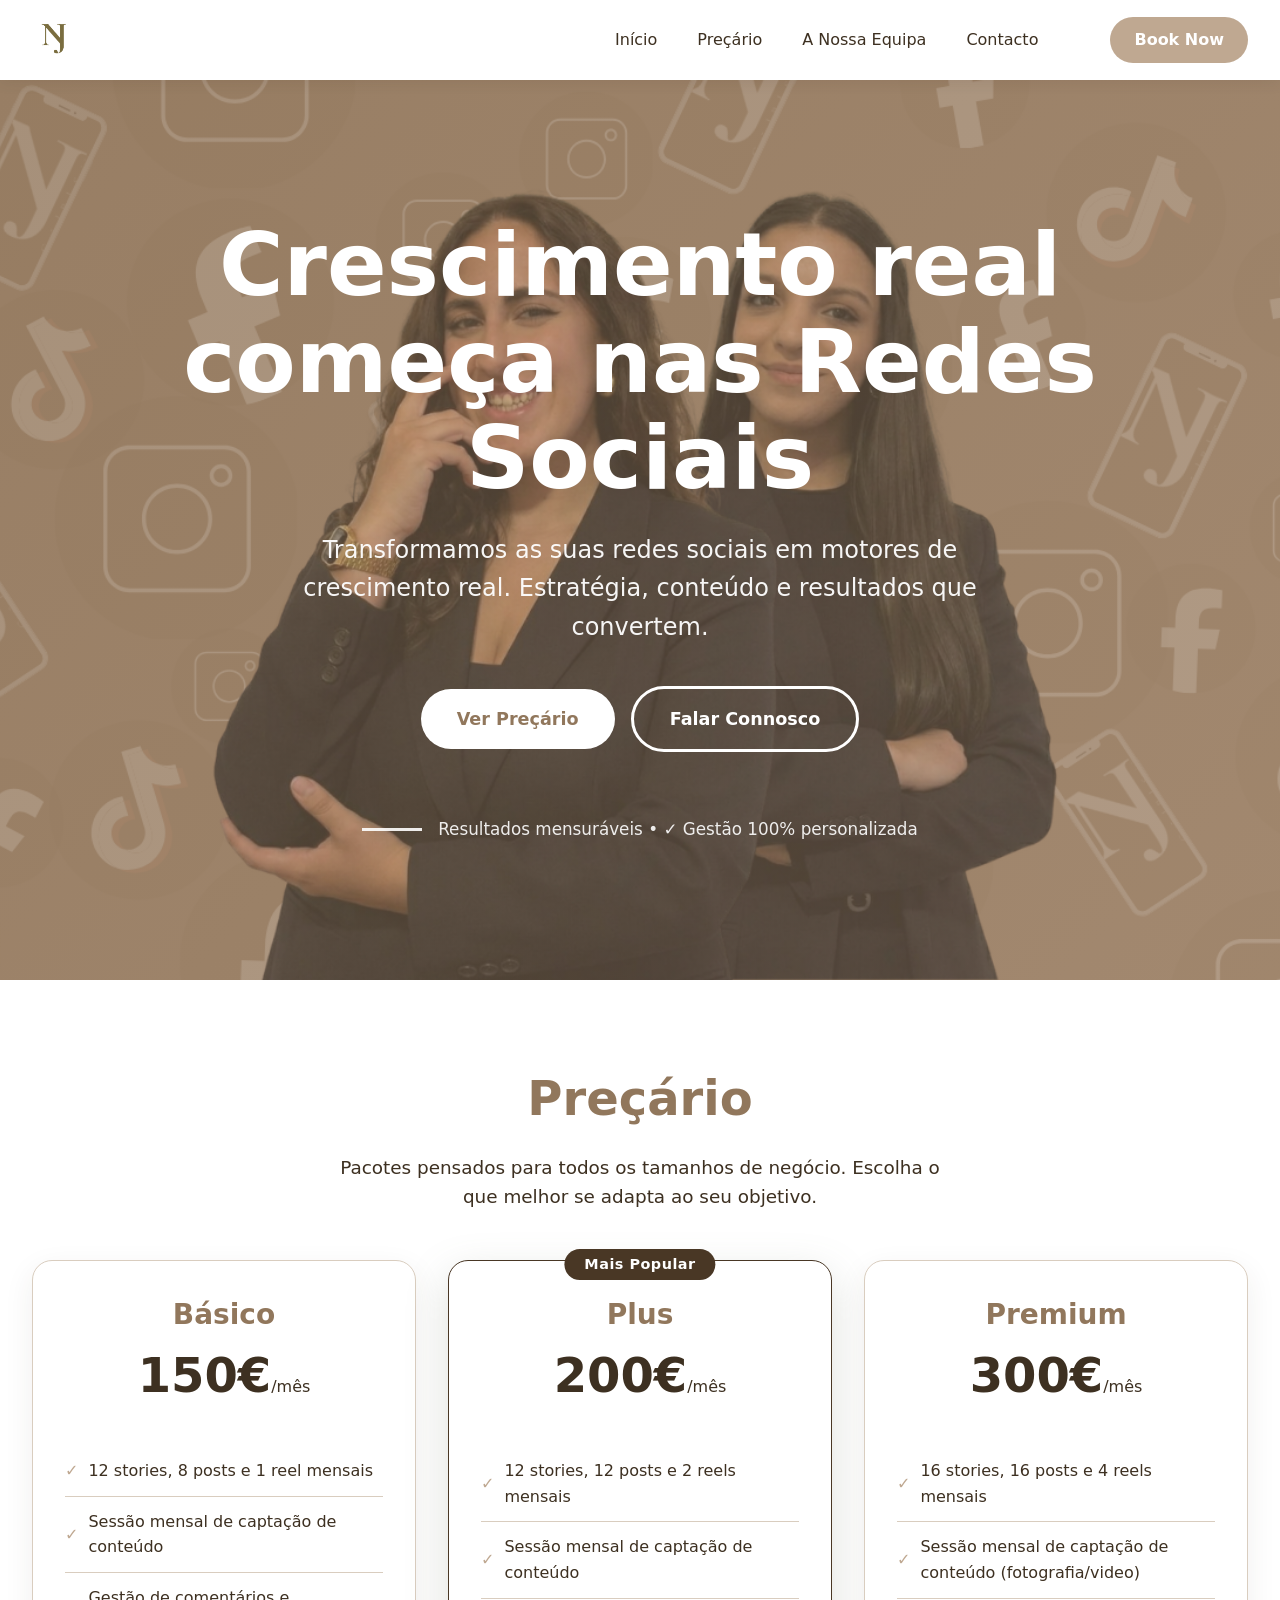
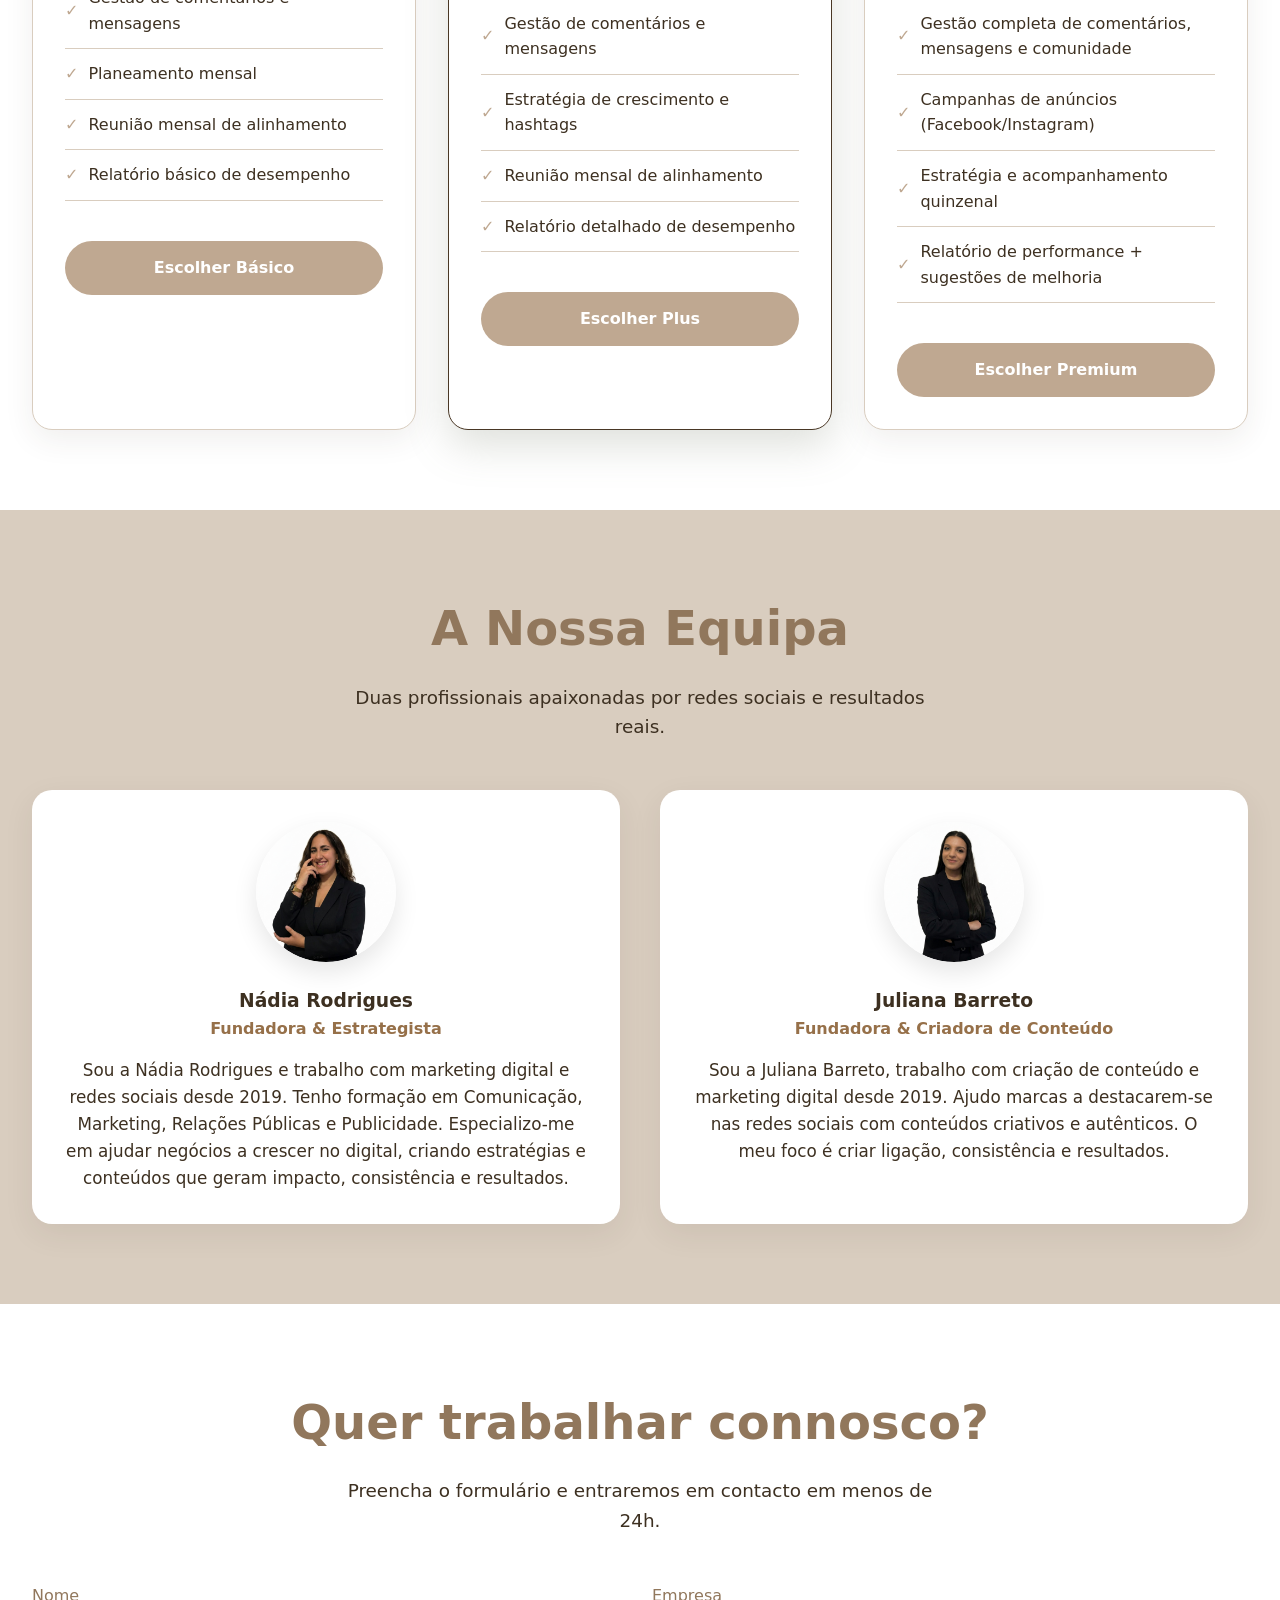
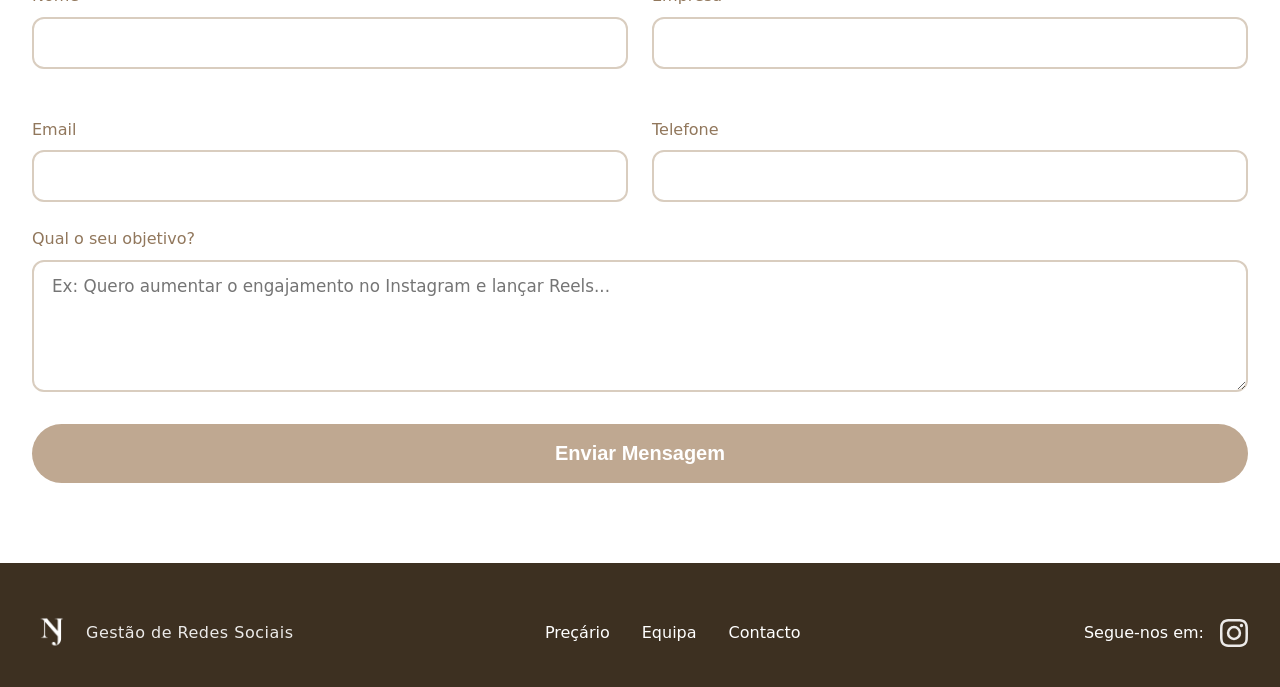
<file: index.html>
<!DOCTYPE html>
<html lang="pt-PT">

<head>
    <meta charset="UTF-8">
    <meta name="viewport" content="width=device-width, initial-scale=1.0">
    <meta name="description"
        content="NJ Gestão de Redes Sociais - Estratégia, criação e gestão profissional para o seu negócio crescer online.">
    <title>NJ Gestão de Redes Sociais</title>
    <link rel="stylesheet" href="styles.css">
    <link rel="icon" type="image/png" href="favicon.png">
</head>

<body>
    <nav class="navbar">
        <div class="nav-container">
            <div class="logo">
                <img src="imgs/nj-transparente.png" alt="NJ Gestão de Redes Sociais" class="logo-img logo-img--nav">
            </div>

            <button class="hamburger" id="hamburger" aria-label="Abrir menu" aria-expanded="false">
                <span></span>
                <span></span>
                <span></span>
            </button>

            <div class="nav-links" id="nav-links">
                <a href="#inicio" class="nav-link">Início</a>
                <a href="#preçario" class="nav-link">Preçário</a>
                <a href="#equipa" class="nav-link">A Nossa Equipa</a>
                <a href="#contacto" class="nav-link">Contacto</a>
                <a href="#contacto" class="btn-book btn-book--nav btn-book--mobile-menu">Book Now</a>
            </div>
        </div>
    </nav>

    <header id="inicio" class="inicio">
        <div class="inicio-content">
            <h1 class="inicio-title">Crescimento real começa nas Redes Sociais</h1>
            <p class="inicio-subtitle">Transformamos as suas redes sociais em motores de crescimento real. Estratégia,
                conteúdo e resultados que convertem.</p>
            <div class="inicio-buttons">
                <a href="#preçario" class="btn-primary">Ver Preçário</a>
                <a href="#contacto" class="btn-secondary">Falar Connosco</a>
            </div>
            <div class="inicio-trust">
                <div class="trust-bar"></div>
                <p>Resultados mensuráveis • ✓ Gestão 100% personalizada</p>
            </div>
        </div>
    </header>

    <section id="preçario" class="section">
        <div class="section-header">
            <h2>Preçário</h2>
            <p class="section-description">Pacotes pensados para todos os tamanhos de negócio. Escolha o que melhor se
                adapta ao seu objetivo.</p>
        </div>

        <div class="pricing-grid">
            <div class="pricing-card">
                <div class="card-header">
                    <h3>Básico</h3>
                    <div class="price">150€<span>/mês</span></div>
                </div>
                <ul class="pricing-features">
                    <li>12 stories, 8 posts e 1 reel mensais</li>
                    <li>Sessão mensal de captação de conteúdo</li>
                    <li>Gestão de comentários e mensagens</li>
                    <li>Planeamento mensal</li>
                    <li>Reunião mensal de alinhamento</li>
                    <li>Relatório básico de desempenho</li>
                </ul>
                <a href="#contacto" class="btn-book btn-book--card">Escolher Básico</a>
            </div>

            <div class="pricing-card recommended">
                <div class="badge">Mais Popular</div>
                <div class="card-header">
                    <h3>Plus</h3>
                    <div class="price">200€<span>/mês</span></div>
                </div>
                <ul class="pricing-features">
                    <li>12 stories, 12 posts e 2 reels mensais</li>
                    <li>Sessão mensal de captação de conteúdo</li>
                    <li>Gestão de comentários e mensagens</li>
                    <li>Estratégia de crescimento e hashtags</li>
                    <li>Reunião mensal de alinhamento</li>
                    <li>Relatório detalhado de desempenho</li>
                </ul>
                <a href="#contacto" class="btn-book btn-book--card">Escolher Plus</a>
            </div>

            <div class="pricing-card">
                <div class="card-header">
                    <h3>Premium</h3>
                    <div class="price">300€<span>/mês</span></div>
                </div>
                <ul class="pricing-features">
                    <li>16 stories, 16 posts e 4 reels mensais</li>
                    <li>Sessão mensal de captação de conteúdo (fotografia/video)</li>
                    <li>Gestão completa de comentários, mensagens e comunidade</li>
                    <li>Campanhas de anúncios (Facebook/Instagram)</li>
                    <li>Estratégia e acompanhamento quinzenal</li>
                    <li>Relatório de performance + sugestões de melhoria</li>
                </ul>
                <a href="#contacto" class="btn-book btn-book--card">Escolher Premium</a>
            </div>
        </div>
    </section>

    <div id="equipa" class="section-bg bg-sand">
        <section class="section">
            <div class="section-header">
                <h2>A Nossa Equipa</h2>
                <p class="section-description">Duas profissionais apaixonadas por redes sociais e resultados reais.</p>
            </div>

            <div class="team-grid">
                <div class="team-card">
                    <div class="team-photo">
                        <img src="imgs/nadiarodrigues.png" alt="Nádia Rodrigues" class="team-photo-img">
                    </div>
                    <h3>Nádia Rodrigues</h3>
                    <p class="role">Fundadora &amp; Estrategista</p>
                    <p class="bio">Sou a Nádia Rodrigues e trabalho com marketing digital e redes sociais desde 2019.
                        Tenho formação em Comunicação, Marketing, Relações Públicas e Publicidade.
                        Especializo-me em ajudar negócios a crescer no digital, criando estratégias e conteúdos que
                        geram impacto, consistência e resultados.</p>
                </div>
                <div class="team-card">
                    <div class="team-photo">
                        <img src="imgs/julianabarreto.png" alt="Juliana Barreto" class="team-photo-img">
                    </div>
                    <h3>Juliana Barreto</h3>
                    <p class="role">Fundadora &amp; Criadora de Conteúdo</p>
                    <p class="bio">Sou a Juliana Barreto, trabalho com criação de conteúdo e marketing digital desde
                        2019.
                        Ajudo marcas a destacarem-se nas redes sociais com conteúdos criativos e autênticos.
                        O meu foco é criar ligação, consistência e resultados.</p>
                </div>
            </div>
        </section>
    </div>

    <section id="contacto" class="section">
        <div class="section-header">
            <h2>Quer trabalhar connosco?</h2>
            <p class="section-description">Preencha o formulário e entraremos em contacto em menos de 24h.</p>
        </div>

        <form action="https://api.web3forms.com/submit" method="POST">
            <input type="hidden" name="access_key" value="809c3262-c19c-4c4b-8518-9363ed60c87d">
            <div class="form-grid">
                <div class="form-group">
                    <label for="name">Nome</label>
                    <input type="text" id="name" name="name" required>
                </div>
                <div class="form-group">
                    <label for="company">Empresa</label>
                    <input type="text" id="company" name="company">
                </div>
                <div class="form-group">
                    <label for="email">Email</label>
                    <input type="email" id="email" name="email" required>
                </div>
                <div class="form-group">
                    <label for="phone">Telefone</label>
                    <input type="tel" id="phone" name="phone">
                </div>
            </div>

            <div class="form-group">
                <label for="message">Qual o seu objetivo?</label>
                <textarea id="message" name="message" rows="5"
                    placeholder="Ex: Quero aumentar o engajamento no Instagram e lançar Reels..."></textarea>
            </div>

            <button type="submit" class="btn-submit" id="submit-btn">
                Enviar Mensagem
            </button>

            <p id="form-success" class="success-message">✅ Mensagem enviada com sucesso! Entraremos em contacto em
                breve.</p>
            <p id="form-error" class="error-message">❌ Erro ao enviar a mensagem. Por favor tente novamente ou
                contacte-nos diretamente.</p>
        </form>
    </section>

    <footer class="footer">
        <div class="footer-container">
            <div class="footer-left">
                <div class="logo">
                    <img src="imgs/nj-transparente.png" alt="NJ Gestão de Redes Sociais"
                        class="logo-img logo-img--footer">
                    <span class="logo-sub">Gestão de Redes Sociais</span>
                </div>
            </div>

            <div class="footer-links">
                <a href="#preçario">Preçário</a>
                <a href="#equipa">Equipa</a>
                <a href="#contacto">Contacto</a>
            </div>

            <div class="footer-social">
                <p>Segue-nos em:</p>
                <a href="https://www.instagram.com/njgestaoredessociais/" target="_blank" aria-label="Instagram"
                    class="social-icon">
                    <svg xmlns="http://www.w3.org/2000/svg" viewBox="0 0 24 24" fill="currentColor" width="28"
                        height="28">
                        <path
                            d="M12 2.163c3.204 0 3.584.012 4.85.07 3.252.148 4.771 1.691 4.919 4.919.058 1.265.069 1.645.069 4.849 0 3.205-.012 3.584-.069 4.849-.149 3.225-1.664 4.771-4.919 4.919-1.266.058-1.644.07-4.85.07-3.204 0-3.584-.012-4.849-.07-3.26-.149-4.771-1.699-4.919-4.92-.058-1.265-.07-1.644-.07-4.849 0-3.204.013-3.583.07-4.849.149-3.227 1.664-4.771 4.919-4.919 1.266-.057 1.645-.069 4.849-.069zM12 0C8.741 0 8.333.014 7.053.072 2.695.272.273 2.69.073 7.052.014 8.333 0 8.741 0 12c0 3.259.014 3.668.072 4.948.2 4.358 2.618 6.78 6.98 6.98C8.333 23.986 8.741 24 12 24c3.259 0 3.668-.014 4.948-.072 4.354-.2 6.782-2.618 6.979-6.98.059-1.28.073-1.689.073-4.948 0-3.259-.014-3.667-.072-4.947-.196-4.354-2.617-6.78-6.979-6.98C15.668.014 15.259 0 12 0zm0 5.838a6.162 6.162 0 100 12.324 6.162 6.162 0 000-12.324zM12 16a4 4 0 110-8 4 4 0 010 8zm6.406-11.845a1.44 1.44 0 100 2.881 1.44 1.44 0 000-2.881z" />
                    </svg>
                </a>
            </div>
        </div>
    </footer>
</body>

<script>
    const hamburger = document.getElementById("hamburger");
    const navLinks = document.getElementById("nav-links");

    hamburger.addEventListener("click", () => {
        const isOpen = navLinks.classList.toggle("open");
        hamburger.setAttribute("aria-expanded", isOpen);
        hamburger.classList.toggle("active", isOpen);
    });

    navLinks.querySelectorAll("a").forEach(link => {
        link.addEventListener("click", () => {
            navLinks.classList.remove("open");
            hamburger.classList.remove("active");
            hamburger.setAttribute("aria-expanded", "false");
        });
    });
</script>

</html>
</file>
<file: styles.css>
:root {
    --parchment: #FFFFFF;
    --taupe: #91775C;
    --espresso: #3D3021;
    --sand: #D9CDBF;
    --sage: #7A8471;
}


html {
    scroll-behavior: smooth;
}


* {
    margin: 0;
    padding: 0;
    box-sizing: border-box;
}

body {
    font-family: system-ui, -apple-system, BlinkMacSystemFont, 'Segoe UI', Roboto, sans-serif;
    background-color: var(--parchment);
    color: var(--espresso);
    line-height: 1.6;
}


.navbar {
    position: sticky;
    top: 0;
    background-color: var(--parchment);
    box-shadow: 0 4px 12px rgba(61, 48, 33, 0.08);
    z-index: 1000;
}

.nav-container {
    max-width: 1280px;
    margin: 0 auto;
    padding: 1rem 2rem;
    display: flex;
    align-items: center;
    justify-content: space-between;
    position: relative;
}

.logo {
    display: flex;
    align-items: center;
    gap: 10px;
}


.logo-img--nav {
    height: 48px;
    width: auto;
    filter: invert(50%) sepia(30%) saturate(500%) hue-rotate(10deg) brightness(80%);
}


.logo-img--footer {
    height: 44px;
    width: auto;
    filter: brightness(0) invert(1);
}

.logo-sub {
    font-size: 1rem;
    font-weight: 400;
    letter-spacing: 0.5px;
    color: var(--espresso);
}

.nav-links {
    display: flex;
    gap: 2.5rem;
    margin-left: auto;
    align-items: center;
}

.nav-link {
    color: var(--espresso);
    text-decoration: none;
    font-weight: 500;
    transition: color 0.3s ease;
    white-space: nowrap;
}

.nav-link:hover {
    color: var(--taupe);
}


.hamburger {
    display: none;
    flex-direction: column;
    justify-content: center;
    gap: 5px;
    background: none;
    border: none;
    cursor: pointer;
    padding: 6px;
    border-radius: 6px;
    z-index: 1100;
}

.hamburger span {
    display: block;
    width: 24px;
    height: 2px;
    background-color: var(--espresso);
    border-radius: 2px;
    transition: all 0.3s ease;
    transform-origin: center;
}


.hamburger.active span:nth-child(1) {
    transform: translateY(7px) rotate(45deg);
}

.hamburger.active span:nth-child(2) {
    opacity: 0;
    transform: scaleX(0);
}

.hamburger.active span:nth-child(3) {
    transform: translateY(-7px) rotate(-45deg);
}

.btn-book--mobile-menu {
    display: none;
}


.btn-book {
    background-color: #BFA891;
    color: var(--parchment);
    border: none;
    border-radius: 9999px;
    font-weight: 600;
    cursor: pointer;
    transition: all 0.3s ease;
    white-space: nowrap;
    text-decoration: none;
    text-align: center;
}

.btn-book:hover {
    background-color: #61472c;
    transform: translateY(-2px);
}


.btn-book--nav {
    padding: 10px 24px;
    font-size: 1rem;
    margin-left: 2rem;
    display: inline-block;
    width: auto;
}


.btn-book--card {
    padding: 14px 24px;
    font-size: 1rem;
    display: block;
    width: 100%;
    margin-top: 1rem;
}

.inicio {
    min-height: 100vh;
    background: linear-gradient(135deg, rgba(145, 119, 92, 0.5) 0%, rgba(165, 139, 114, 0.5) 100%),
    url('imgs/fundo-bg.png') center/cover no-repeat;;
    display: flex;
    align-items: center;
    color: var(--parchment);
    position: relative;
    overflow: hidden;
}

.inicio-content {
    max-width: 1280px;
    margin: 0 auto;
    padding: 5rem 2rem;
    text-align: center;
    width: 100%;
}

.inicio-title {
    font-size: clamp(2.2rem, 7vw, 5.5rem);
    font-weight: 800;
    line-height: 1.1;
    margin-bottom: 1.5rem;
}

.inicio-subtitle {
    font-size: clamp(1rem, 2.5vw, 1.5rem);
    max-width: 680px;
    margin: 0 auto 2.5rem;
    opacity: 0.95;
}

.inicio-buttons {
    display: flex;
    gap: 1rem;
    justify-content: center;
    flex-wrap: wrap;
}

.btn-primary {
    background-color: var(--parchment);
    color: var(--taupe);
    padding: 16px 36px;
    border-radius: 9999px;
    font-size: 1.1rem;
    font-weight: 600;
    text-decoration: none;
    transition: all 0.3s ease;
    align-self: center;
}

.btn-primary:hover {
    transform: scale(1.05);
    box-shadow: 0 10px 25px rgba(0, 0, 0, 0.15);
}

.btn-secondary {
    background-color: transparent;
    color: var(--parchment);
    border: 3px solid var(--parchment);
    padding: 16px 36px;
    border-radius: 9999px;
    font-size: 1.1rem;
    font-weight: 600;
    text-decoration: none;
    transition: all 0.3s ease;
}

.btn-secondary:hover {
    background-color: var(--parchment);
    color: var(--taupe);
}

.inicio-trust {
    margin-top: 4rem;
    display: flex;
    align-items: center;
    justify-content: center;
    gap: 1rem;
    opacity: 0.9;
    font-size: 1.05rem;
    flex-wrap: wrap;
}

.trust-bar {
    width: 60px;
    height: 3px;
    background-color: var(--parchment);
    flex-shrink: 0;
}

.section-bg {
    width: 100%;
}

.section {
    padding: 5rem 2rem;
    max-width: 1280px;
    margin: 0 auto;
}

.section-header {
    text-align: center;
    margin-bottom: 3rem;
}

.section-header h2 {
    font-size: clamp(2rem, 5vw, 3rem);
    color: var(--taupe);
    margin-bottom: 1rem;
}

.section-description {
    font-size: 1.15rem;
    max-width: 620px;
    margin: 0 auto;
    color: var(--espresso);
}


.pricing-grid {
    display: grid;
    grid-template-columns: repeat(auto-fit, minmax(280px, 1fr));
    gap: 2rem;
}

.pricing-card {
    background-color: var(--parchment);
    border-radius: 20px;
    padding: 2rem;
    box-shadow: 0 10px 30px rgba(61, 48, 33, 0.08);
    border: 1px solid var(--sand);
    position: relative;
    transition: transform 0.3s ease;
}

.pricing-card:hover {
    transform: translateY(-8px);
}

.pricing-card.recommended {
    border-color: #493725;
    box-shadow: 0 15px 40px rgba(122, 132, 113, 0.25);
}

.card-header {
    text-align: center;
    margin-bottom: 2rem;
}

.card-header h3 {
    font-size: 1.75rem;
    color: var(--taupe);
}

.price {
    font-size: 3rem;
    font-weight: 700;
    color: var(--espresso);
}

.price span {
    font-size: 1rem;
    font-weight: 400;
    color: var(--espresso);
}

.pricing-features {
    list-style: none;
    margin-bottom: 2.5rem;
}

.pricing-features li {
    padding: 12px 0;
    border-bottom: 1px solid var(--sand);
    display: flex;
    align-items: center;
    gap: 10px;
}

.pricing-features li:before {
    content: "✓";
    color: #BFA891;
    font-weight: bold;
    flex-shrink: 0;
}


.badge {
    position: absolute;
    top: -12px;
    left: 50%;
    transform: translateX(-50%);
    background-color: #493725;
    color: var(--parchment);
    padding: 4px 20px;
    border-radius: 9999px;
    font-size: 0.9rem;
    font-weight: 600;
    letter-spacing: 0.5px;
    white-space: nowrap;
}


.bg-sand {
    background-color: var(--sand);
}

.team-grid {
    display: grid;
    grid-template-columns: repeat(auto-fit, minmax(280px, 1fr));
    gap: 2.5rem;
}

.team-card {
    background-color: var(--parchment);
    border-radius: 20px;
    padding: 2rem;
    text-align: center;
    box-shadow: 0 10px 30px rgba(61, 48, 33, 0.08);
}

.team-photo {
    width: 140px;
    height: 140px;
    margin: 0 auto 1.5rem;
    border-radius: 9999px;
    overflow: hidden;
    display: flex;
    align-items: center;
    justify-content: center;
    box-shadow: 0 10px 25px rgba(0, 0, 0, 0.1);
}

.team-photo-img {
    width: 100%;
    height: 100%;
    object-fit: cover;
    border-radius: 9999px;
}

.role {
    color: #967049;
    font-weight: 600;
    margin-bottom: 1rem;
}

.bio {
    font-size: 1.05rem;
    color: var(--espresso);
}


.contact-form {
    max-width: 720px;
    margin: 0 auto;
}

.form-grid {
    display: grid;
    grid-template-columns: 1fr 1fr;
    gap: 1.5rem;
}

.form-group {
    margin-bottom: 1.5rem;
}

.form-group label {
    display: block;
    margin-bottom: 8px;
    font-weight: 500;
    color: var(--taupe);
}

.form-group input,
.form-group textarea {
    width: 100%;
    padding: 14px 18px;
    border: 2px solid var(--sand);
    border-radius: 12px;
    font-size: max(16px, 1.05rem);
    font-family: inherit;
    transition: border-color 0.3s ease;
}

.form-group input:focus,
.form-group textarea:focus {
    outline: none;
    border-color: var(--sage);
}

.btn-submit {
    background-color: #BFA891;
    color: var(--parchment);
    border: none;
    width: 100%;
    padding: 18px;
    font-size: 1.25rem;
    font-weight: 600;
    border-radius: 9999px;
    cursor: pointer;
    transition: all 0.3s ease;
}

.btn-submit:hover:not(:disabled) {
    background-color: #61472c;
}

.btn-submit:disabled {
    opacity: 0.65;
    cursor: not-allowed;
}

.success-message {
    display: none;
    text-align: center;
    margin-top: 1rem;
    color: var(--sage);
    font-weight: 600;
}

.error-message {
    display: none;
    text-align: center;
    margin-top: 1rem;
    color: #b94a48;
    font-weight: 600;
}


.footer {
    background-color: var(--espresso);
    color: var(--parchment);
    padding: 3rem 2rem 2rem;
}

.footer-container {
    max-width: 1280px;
    margin: 0 auto;
    display: flex;
    flex-wrap: wrap;
    justify-content: space-between;
    align-items: center;
    gap: 2rem;
}

.footer-left p {
    opacity: 0.8;
    font-size: 0.95rem;
}


.footer .logo-sub {
    color: var(--parchment);
    opacity: 0.9;
}

.footer-links {
    display: flex;
    flex-wrap: wrap;
    gap: 0;
}

.footer-links a {
    color: var(--parchment);
    text-decoration: none;
    margin-right: 2rem;
    transition: opacity 0.3s;
}

.footer-links a:hover {
    opacity: 0.7;
}

.footer-social {
    display: flex;
    align-items: center;
    gap: 1rem;
}

.social-icon {
    color: var(--parchment);
    display: inline-flex;
    align-items: center;
    transition: transform 0.3s, opacity 0.3s;
    opacity: 0.9;
}

.social-icon:hover {
    transform: scale(1.2);
    opacity: 1;
}


@media (max-width: 900px) {

    .pricing-grid,
    .team-grid {
        grid-template-columns: 1fr;
        max-width: 480px;
        margin-left: auto;
        margin-right: auto;
    }
}


@media (max-width: 768px) {


    .nav-container {
        padding: 0.85rem 1.25rem;
    }


    .hamburger {
        display: flex;
    }

    .btn-book--desktop {
        display: none;
    }


    .nav-links {
        display: none;
        position: absolute;
        top: 100%;
        left: 0;
        right: 0;
        background-color: var(--parchment);
        flex-direction: column;
        align-items: flex-start;
        padding: 1.25rem 1.5rem 1.5rem;
        box-shadow: 0 8px 24px rgba(61, 48, 33, 0.12);
        gap: 0;
        margin-left: 0;
        border-top: 1px solid var(--sand);
    }

    .nav-links.open {
        display: flex;
    }

    .nav-link {
        padding: 0.75rem 0;
        width: 100%;
        border-bottom: 1px solid var(--sand);
        font-size: 1.05rem;
    }


    .btn-book--mobile-menu {
        display: block;
        margin-top: 1rem;
        margin-left: 0;
        width: 100%;
        padding: 13px 24px;
        font-size: 1rem;
        text-align: center;
    }


    .inicio-content {
        padding: 4rem 1.5rem 3rem;
    }

    .inicio-buttons {
        flex-direction: column;
        align-items: center;
    }

    .btn-primary,
    .btn-secondary {
        width: 100%;
        max-width: 320px;
        text-align: center;
        padding: 15px 24px;
        font-size: 1rem;
    }

    .inicio-trust {
        margin-top: 3rem;
        font-size: 0.9rem;
        text-align: center;
    }


    .section {
        padding: 3.5rem 1.25rem;
    }

    .section-description {
        font-size: 1rem;
    }

    .form-grid {
        grid-template-columns: 1fr;
        gap: 0;
    }

    .footer-container {
        flex-direction: column;
        align-items: flex-start;
        gap: 1.5rem;
    }

    .footer-links {
        flex-direction: column;
        gap: 0.6rem;
    }

    .footer-links a {
        margin-right: 0;
    }
}

@media (max-width: 400px) {
    .logo-img--nav {
        height: 38px;
    }

    .inicio-title {
        font-size: 2rem;
    }

    .price {
        font-size: 2.5rem;
    }
}
</file>
